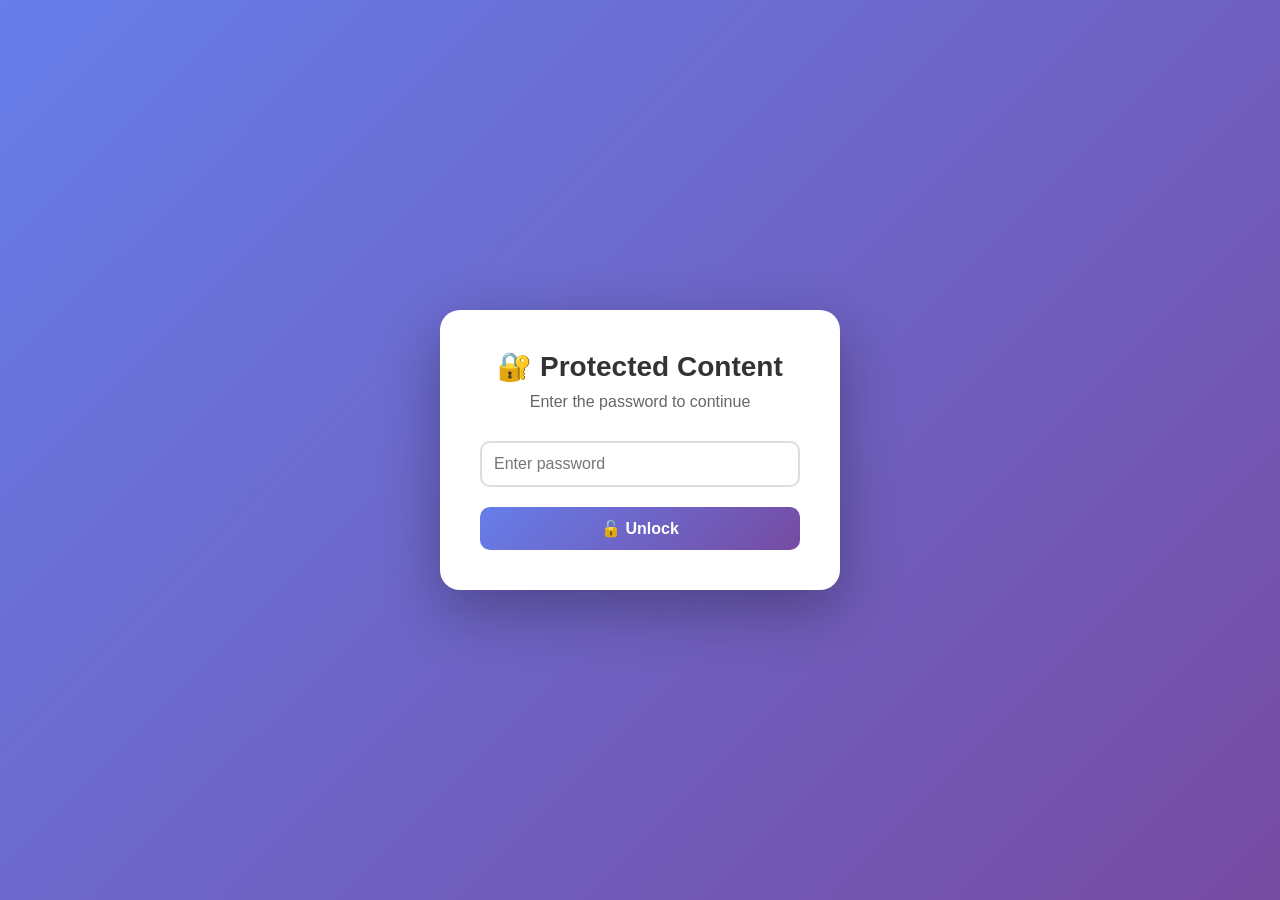
<file: index.html>
<!DOCTYPE html>
<html lang="en">
<head>
    <meta charset="UTF-8">
    <meta name="viewport" content="width=device-width, initial-scale=1.0">
    <title>Birthday Wishes - Welcome</title>
    <link rel="stylesheet" href="css/style.css">
    <style>
        .password-overlay {
            position: fixed;
            top: 0;
            left: 0;
            width: 100%;
            height: 100%;
            background: linear-gradient(135deg, #667eea 0%, #764ba2 100%);
            display: flex;
            justify-content: center;
            align-items: center;
            z-index: 9999;
            font-family: 'Arial', sans-serif;
        }

        .password-container {
            background: white;
            padding: 40px;
            border-radius: 20px;
            box-shadow: 0 20px 60px rgba(0, 0, 0, 0.3);
            text-align: center;
            max-width: 400px;
            width: 90%;
        }

        .password-container h1 {
            color: #333;
            margin-bottom: 10px;
            font-size: 28px;
        }

        .password-container p {
            color: #666;
            margin-bottom: 30px;
            font-size: 16px;
        }

        .password-input {
            width: 100%;
            padding: 12px;
            margin-bottom: 20px;
            border: 2px solid #ddd;
            border-radius: 10px;
            font-size: 16px;
            box-sizing: border-box;
            transition: border-color 0.3s;
        }

        .password-input:focus {
            outline: none;
            border-color: #667eea;
        }

        .password-btn {
            width: 100%;
            padding: 12px;
            background: linear-gradient(135deg, #667eea 0%, #764ba2 100%);
            color: white;
            border: none;
            border-radius: 10px;
            font-size: 16px;
            font-weight: bold;
            cursor: pointer;
            transition: transform 0.2s;
        }

        .password-btn:hover {
            transform: scale(1.05);
        }

        .password-btn:active {
            transform: scale(0.98);
        }

        .error-message {
            color: #e74c3c;
            margin-top: 10px;
            display: none;
            font-size: 14px;
        }

        .hidden-content {
            display: none;
        }
    </style>
</head>
<body class="page-1">
    <!-- Password Protection -->
    <div id="passwordOverlay" class="password-overlay">
        <div class="password-container">
            <h1>🔐 Protected Content</h1>
            <p>Enter the password to continue</p>
            <input 
                type="password" 
                id="passwordInput" 
                class="password-input" 
                placeholder="Enter password"
                onkeypress="if(event.key==='Enter') checkPassword()"
            >
            <button class="password-btn" onclick="checkPassword()">🔓 Unlock</button>
            <div class="error-message" id="errorMessage">❌ Incorrect password. Try again!</div>
        </div>
    </div>

    <!-- Main Website Content (Hidden Until Password Correct) -->
    <div id="mainContent" class="hidden-content">
        <!-- Animated Background Elements -->
        <div class="balloons-container">
            <div class="balloon balloon-1"></div>
            <div class="balloon balloon-2"></div>
            <div class="balloon balloon-3"></div>
            <div class="balloon balloon-4"></div>
            <div class="balloon balloon-5"></div>
        </div>

        <!-- Music Toggle Button -->
        <div class="music-toggle">
            <button id="musicBtn" class="music-btn" title="Toggle Music">
                <span class="music-icon">🔊</span>
            </button>
            <audio id="bgMusic" loop>
                <source src="assets/music/birthday-music.mp3" type="audio/mpeg">
                Your browser does not support the audio element.
            </audio>
        </div>

        <!-- Main Content -->
        <div class="container page-1-content">
            <h1 class="title">🎉 Happy Birthday! 🎉</h1>
            
            <!-- Countdown Timer -->
            <div class="countdown-container">
                <div class="countdown-label">Time Until Celebration:</div>
                <div class="countdown">
                    <div class="countdown-item">
                        <span id="days" class="countdown-value">00</span>
                        <span class="countdown-label-small">Days</span>
                    </div>
                    <span class="countdown-separator">:</span>
                    <div class="countdown-item">
                        <span id="hours" class="countdown-value">00</span>
                        <span class="countdown-label-small">Hours</span>
                    </div>
                    <span class="countdown-separator">:</span>
                    <div class="countdown-item">
                        <span id="minutes" class="countdown-value">00</span>
                        <span class="countdown-label-small">Minutes</span>
                    </div>
                    <span class="countdown-separator">:</span>
                    <div class="countdown-item">
                        <span id="seconds" class="countdown-value">00</span>
                        <span class="countdown-label-small">Seconds</span>
                    </div>
                </div>
            </div>

            <!-- Unlock Button -->
            <button id="unlockBtn" class="unlock-btn">
                <span class="lock-icon">🔒</span>
                Click to Unlock
            </button>

            <!-- Confetti Animation -->
            <div id="confetti-container" class="confetti-container"></div>
        </div>

        <!-- Navigation -->
        <div class="navigation" style="display: none;" id="navigation">
            <a href="memories.html" class="nav-btn">Next: Memory Lane →</a>
        </div>
    </div>

    <script>
        // Password Protection Script
        const correctPassword = "June9,2003";
        
        function checkPassword() {
            const inputPassword = document.getElementById('passwordInput').value;
            const errorMessage = document.getElementById('errorMessage');
            
            if (inputPassword === correctPassword) {
                // Correct password
                document.getElementById('passwordOverlay').style.display = 'none';
                document.getElementById('mainContent').classList.remove('hidden-content');
                errorMessage.style.display = 'none';
                document.getElementById('passwordInput').value = '';
                
                // Load the main script
                const script = document.createElement('script');
                script.src = 'js/script.js';
                document.body.appendChild(script);
            } else {
                // Incorrect password
                errorMessage.style.display = 'block';
                document.getElementById('passwordInput').value = '';
                document.getElementById('passwordInput').focus();
            }
        }
    </script>
</body>
</html>
</file>
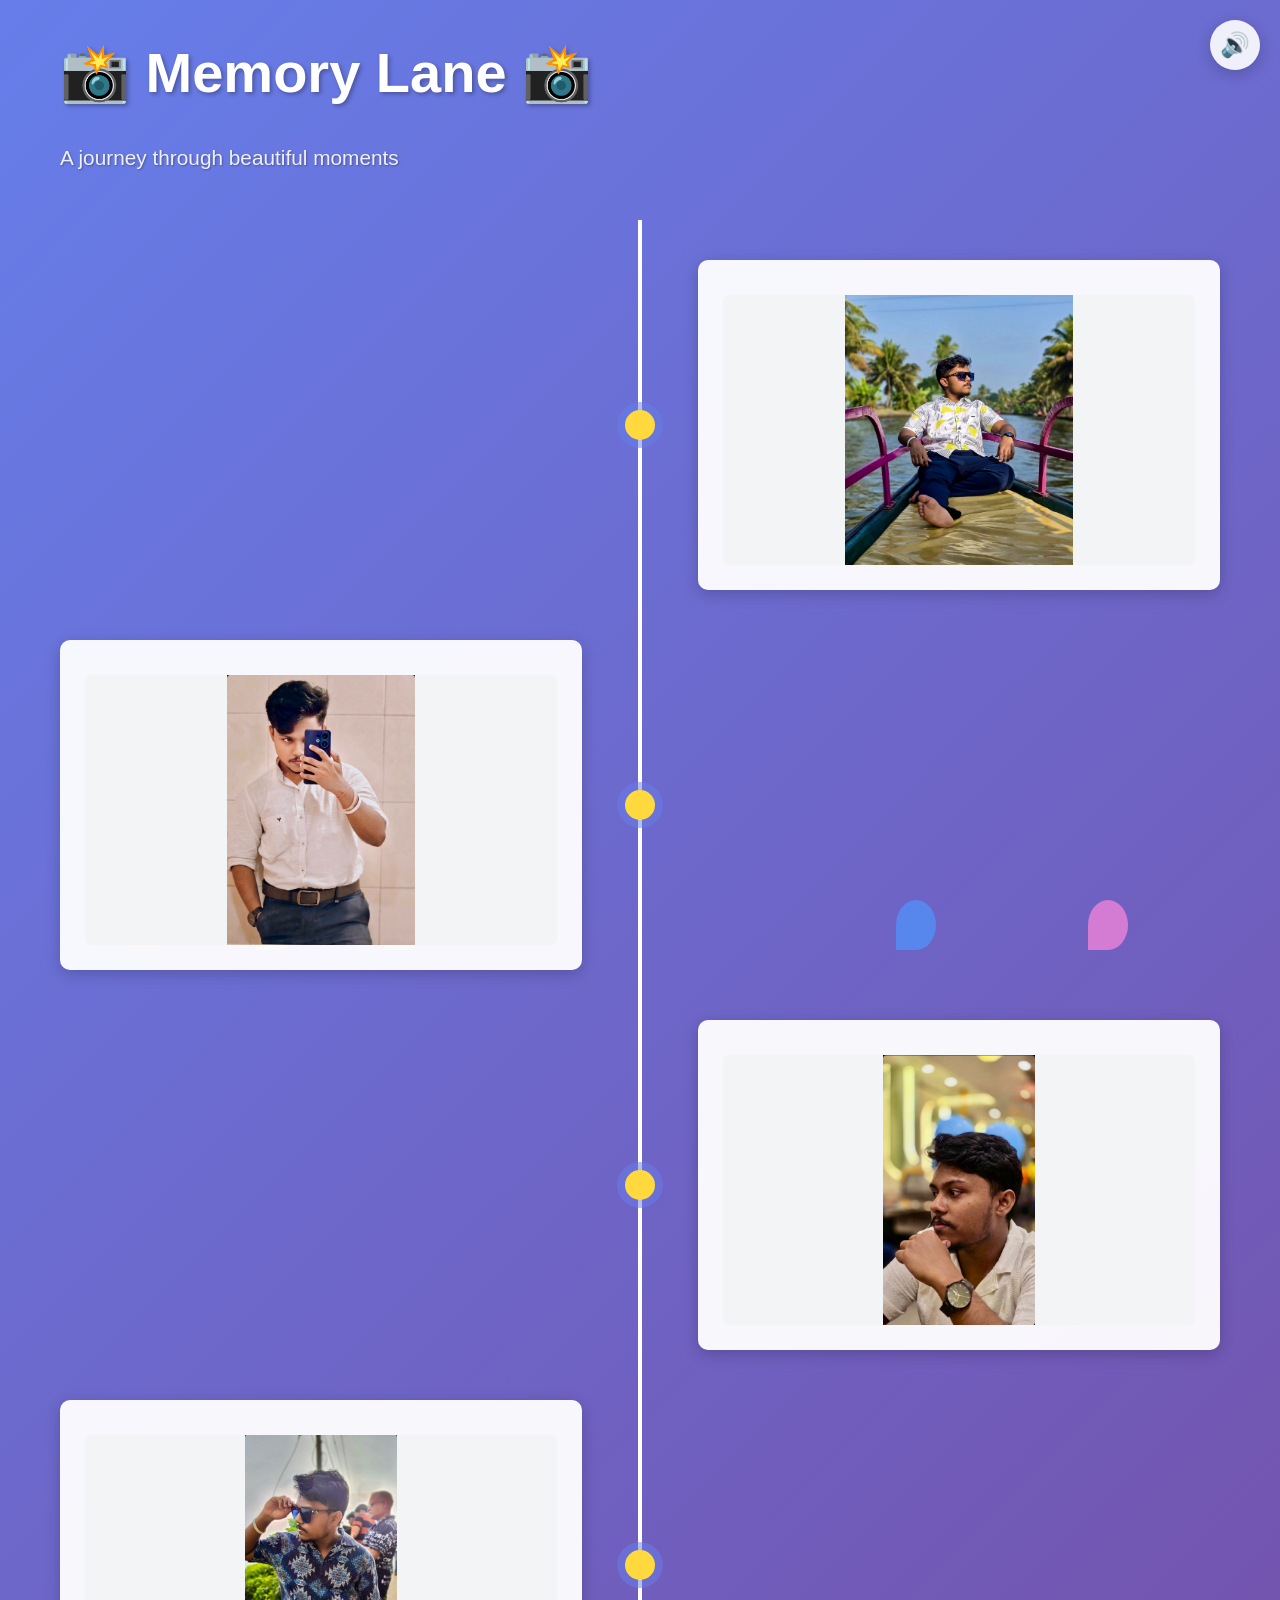
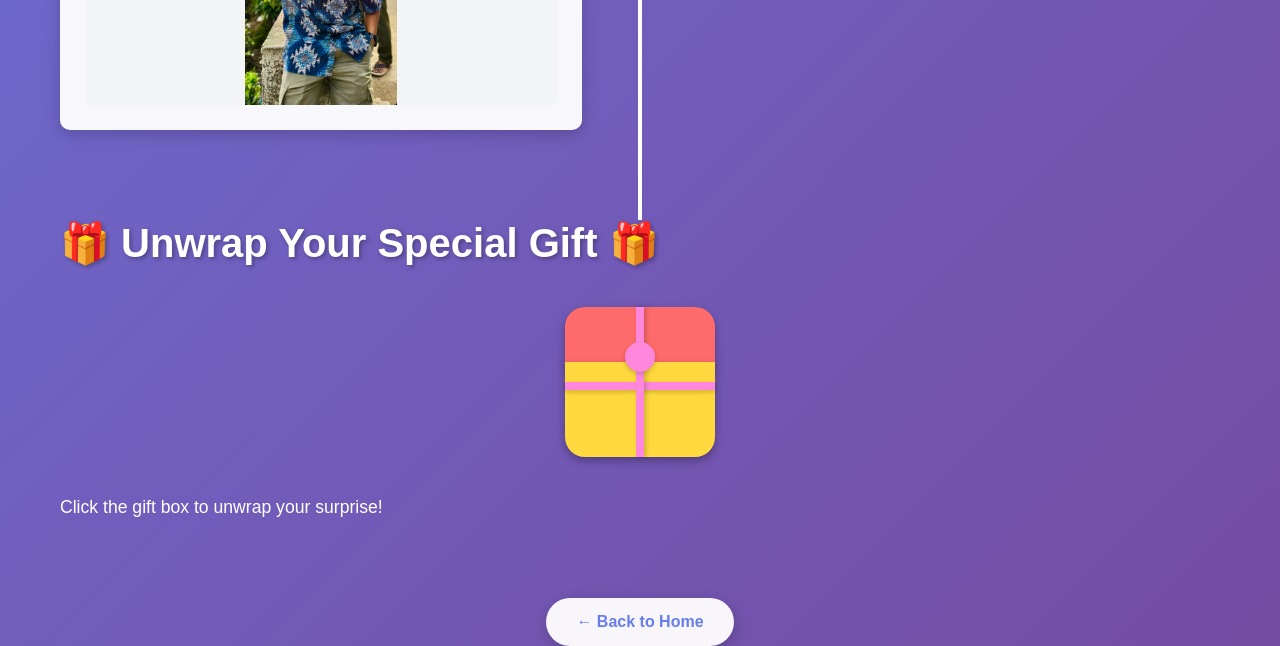
<file: memories.html>
<!DOCTYPE html>
<html lang="en">
<head>
    <meta charset="UTF-8">
    <meta name="viewport" content="width=device-width, initial-scale=1.0">
    <title>Birthday Wishes - Memory Lane</title>
    <link rel="stylesheet" href="css/style.css">
</head>
<body class="page-2">
    <!-- Animated Background Elements -->
    <div class="balloons-container">
        <div class="balloon balloon-1"></div>
        <div class="balloon balloon-2"></div>
        <div class="balloon balloon-3"></div>
        <div class="balloon balloon-4"></div>
        <div class="balloon balloon-5"></div>
    </div>

    <!-- Music Toggle Button -->
    <div class="music-toggle">
        <button id="musicBtn" class="music-btn" title="Toggle Music">
            <span class="music-icon">🔊</span>
        </button>
        <audio id="bgMusic" loop>
            <source src="assets/music/birthday-music.mp3" type="audio/mpeg">
            Your browser does not support the audio element.
        </audio>
    </div>

    <!-- Main Content -->
    <div class="container page-2-content">
        <h1 class="title">📸 Memory Lane 📸</h1>
        <p class="subtitle">A journey through beautiful moments</p>

        <!-- Timeline -->
        <div class="timeline">
            <div class="timeline-item">
                <div class="timeline-marker"></div>
                <div class="timeline-content">
                    <img src="photo1.jpg" alt="Memory 1" class="timeline-image">
                </div>
            </div>

            <div class="timeline-item">
                <div class="timeline-marker"></div>
                <div class="timeline-content">
                    <img src="photo2.jpg" alt="Memory 2" class="timeline-image">
                </div>
            </div>

            <div class="timeline-item">
                <div class="timeline-marker"></div>
                <div class="timeline-content">
                    <img src="photo3.jpg" alt="Memory 3" class="timeline-image">
                </div>
            </div>

            <div class="timeline-item">
                <div class="timeline-marker"></div>
                <div class="timeline-content">
                    <img src="photo4.jpg" alt="Memory 4" class="timeline-image">
                </div>
            </div>
        </div>

        <!-- Gift Box Section -->
        <div class="gift-section">
            <h2>🎁 Unwrap Your Special Gift 🎁</h2>
            <div class="gift-box-container">
                <div id="giftBox" class="gift-box">
                    <div class="gift-box-top"></div>
                    <div class="gift-box-bottom"></div>
                    <div class="gift-ribbon gift-ribbon-h"></div>
                    <div class="gift-ribbon gift-ribbon-v"></div>
                    <div class="gift-bow"></div>
                </div>
            </div>
            <p class="gift-instruction">Click the gift box to unwrap your surprise!</p>
        </div>

        <!-- Gift Message Modal -->
        <div id="giftModal" class="gift-modal" style="display: none;">
            <div class="gift-modal-content">
                <button class="close-modal" id="closeModal">&times;</button>
                <h2>✨ Your Special Message ✨</h2>
                <div id="giftMessage" class="gift-message">
                    <!-- Message will be displayed here -->
                </div>
                <button class="nav-btn" onclick="window.location.href='wishes.html'">
                    Next: Birthday Wishes →
                </button>
            </div>
        </div>

        <!-- Confetti Animation -->
        <div id="confetti-container" class="confetti-container"></div>
    </div>

    <!-- Navigation -->
    <div class="navigation">
        <a href="index.html" class="nav-btn">← Back to Home</a>
    </div>

    <script src="js/script.js"></script>
</body>
</html>
</file>
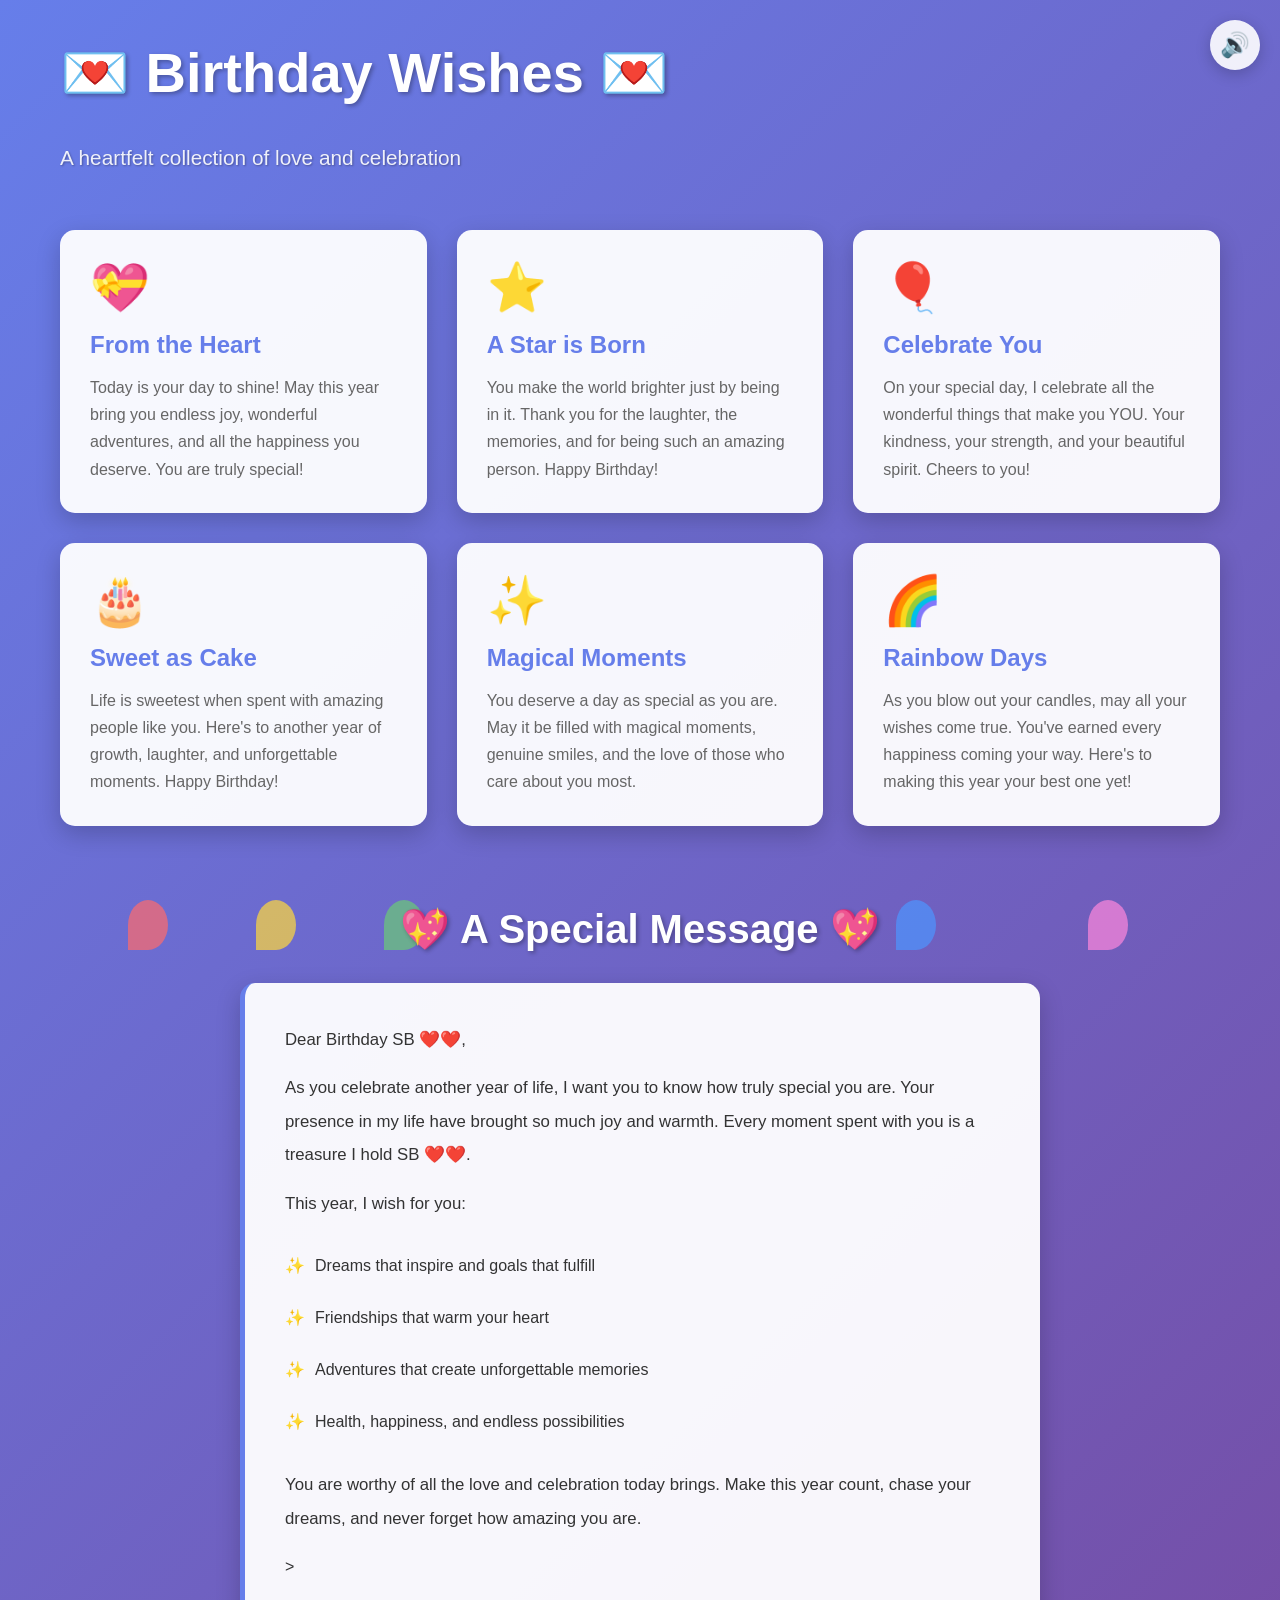
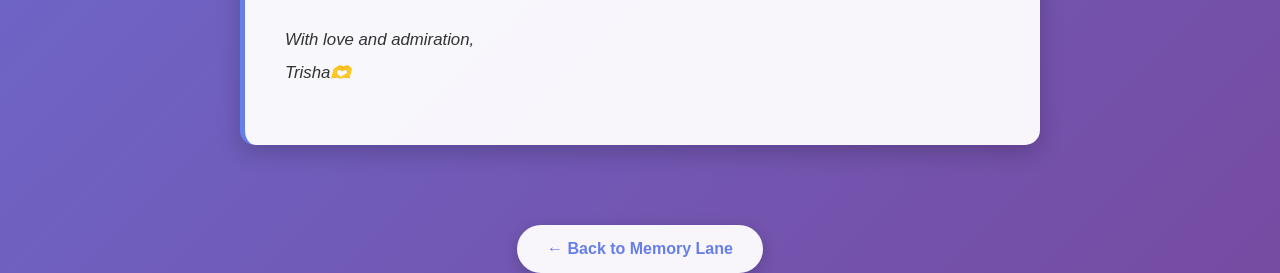
<file: wishes.html>
<!DOCTYPE html>
<html lang="en">
<head>
    <meta charset="UTF-8">
    <meta name="viewport" content="width=device-width, initial-scale=1.0">
    <title>Birthday Wishes</title>
    <link rel="stylesheet" href="css/style.css">
</head>
<body class="page-3">
    <!-- Animated Background Elements -->
    <div class="balloons-container">
        <div class="balloon balloon-1"></div>
        <div class="balloon balloon-2"></div>
        <div class="balloon balloon-3"></div>
        <div class="balloon balloon-4"></div>
        <div class="balloon balloon-5"></div>
    </div>

    <!-- Music Toggle Button -->
    <div class="music-toggle">
        <button id="musicBtn" class="music-btn" title="Toggle Music">
            <span class="music-icon">🔊</span>
        </button>
        <audio id="bgMusic" loop>
            <source src="assets/music/birthday-music.mp3" type="audio/mpeg">
            Your browser does not support the audio element.
        </audio>
    </div>

    <!-- Main Content -->
    <div class="container page-3-content">
        <h1 class="title">💌 Birthday Wishes 💌</h1>
        <p class="subtitle">A heartfelt collection of love and celebration</p>

        <!-- Wishes Grid -->
        <div class="wishes-grid">
            <div class="wish-card">
                <div class="wish-header">💝</div>
                <h3>From the Heart</h3>
                <p>Today is your day to shine! May this year bring you endless joy, wonderful adventures, and all the happiness you deserve. You are truly special!</p>
            </div>

            <div class="wish-card">
                <div class="wish-header">⭐</div>
                <h3>A Star is Born</h3>
                <p>You make the world brighter just by being in it. Thank you for the laughter, the memories, and for being such an amazing person. Happy Birthday!</p>
            </div>

            <div class="wish-card">
                <div class="wish-header">🎈</div>
                <h3>Celebrate You</h3>
                <p>On your special day, I celebrate all the wonderful things that make you YOU. Your kindness, your strength, and your beautiful spirit. Cheers to you!</p>
            </div>

            <div class="wish-card">
                <div class="wish-header">🎂</div>
                <h3>Sweet as Cake</h3>
                <p>Life is sweetest when spent with amazing people like you. Here's to another year of growth, laughter, and unforgettable moments. Happy Birthday!</p>
            </div>

            <div class="wish-card">
                <div class="wish-header">✨</div>
                <h3>Magical Moments</h3>
                <p>You deserve a day as special as you are. May it be filled with magical moments, genuine smiles, and the love of those who care about you most.</p>
            </div>

            <div class="wish-card">
                <div class="wish-header">🌈</div>
                <h3>Rainbow Days</h3>
                <p>As you blow out your candles, may all your wishes come true. You've earned every happiness coming your way. Here's to making this year your best one yet!</p>
            </div>
        </div>

        <!-- Heartfelt Letter Section -->
        <div class="letter-section">
            <h2>💖 A Special Message 💖</h2>
            <div class="letter-box">
                <p>Dear Birthday SB ❤️❤️,</p>
                <p>As you celebrate another year of life, I want you to know how truly special you are. Your presence in my life have brought so much joy and warmth. Every moment spent with you is a treasure I hold SB ❤️❤️.</p>
                <p>This year, I wish for you:</p>
                <ul>
                    <li>Dreams that inspire and goals that fulfill</li>
                    <li>Friendships that warm your heart</li>
                    <li>Adventures that create unforgettable memories</li>
                    <li>Health, happiness, and endless possibilities</li>
                </ul>
                <p>You are worthy of all the love and celebration today brings. Make this year count, chase your dreams, and never forget how amazing you are.</p>
               ><p class="letter-signature">With love and admiration,<br> Trisha🫶 </p> 
            </div>
        </div>

        <!-- Confetti Animation -->
        <div id="confetti-container" class="confetti-container"></div>
    </div>

    <!-- Navigation -->
    <div class="navigation">
        <a href="memories.html" class="nav-btn">← Back to Memory Lane</a>
    </div>

    <script src="js/script.js"></script>
</body>
</html>
</file>
<file: css/style.css>
/* ==================== GENERAL STYLES ==================== */
* {
    margin: 0;
    padding: 0;
    box-sizing: border-box;
}

body {
    font-family: 'Arial', sans-serif;
    background: linear-gradient(135deg, #667eea 0%, #764ba2 100%);
    min-height: 100vh;
    overflow-x: hidden;
    color: #333;
}

.container {
    max-width: 1200px;
    margin: 0 auto;
    padding: 40px 20px;
    position: relative;
    z-index: 1;
}

/* ==================== BALLOONS ANIMATION ==================== */
.balloons-container {
    position: fixed;
    top: 0;
    left: 0;
    width: 100%;
    height: 100%;
    pointer-events: none;
    z-index: 0;
}

.balloon {
    position: absolute;
    width: 40px;
    height: 50px;
    border-radius: 50% 50% 50% 0;
    animation: float 8s infinite ease-in;
    opacity: 0.7;
}

.balloon-1 {
    background: #FF6B6B;
    left: 10%;
    bottom: -50px;
    animation-delay: 0s;
}

.balloon-2 {
    background: #FFD93D;
    left: 20%;
    bottom: -50px;
    animation-delay: 1s;
}

.balloon-3 {
    background: #6BCB77;
    left: 30%;
    bottom: -50px;
    animation-delay: 2s;
}

.balloon-4 {
    background: #4D96FF;
    left: 70%;
    bottom: -50px;
    animation-delay: 1.5s;
}

.balloon-5 {
    background: #FF88DC;
    left: 85%;
    bottom: -50px;
    animation-delay: 2.5s;
}

@keyframes float {
    0% {
        transform: translateY(0) rotate(0deg);
    }
    50% {
        transform: translateY(-50vh) rotate(10deg);
    }
    100% {
        transform: translateY(-100vh) rotate(-10deg);
    }
}

/* ==================== MUSIC TOGGLE ==================== */
.music-toggle {
    position: fixed;
    top: 20px;
    right: 20px;
    z-index: 100;
}

.music-btn {
    background: rgba(255, 255, 255, 0.9);
    border: none;
    width: 50px;
    height: 50px;
    border-radius: 50%;
    font-size: 24px;
    cursor: pointer;
    box-shadow: 0 4px 15px rgba(0, 0, 0, 0.2);
    transition: all 0.3s ease;
}

.music-btn:hover {
    transform: scale(1.1);
    box-shadow: 0 6px 20px rgba(0, 0, 0, 0.3);
}

.music-btn.playing {
    background: #667eea;
    color: white;
}

/* ==================== PAGE 1: LANDING PAGE ==================== */
.page-1-content {
    text-align: center;
    display: flex;
    flex-direction: column;
    align-items: center;
    justify-content: center;
    min-height: 100vh;
}

.title {
    font-size: 3.5rem;
    color: white;
    margin-bottom: 40px;
    text-shadow: 2px 2px 4px rgba(0, 0, 0, 0.3);
    animation: bounce 2s infinite;
}

@keyframes bounce {
    0%, 100% {
        transform: translateY(0);
    }
    50% {
        transform: translateY(-20px);
    }
}

/* Countdown Timer */
.countdown-container {
    margin-bottom: 60px;
}

.countdown-label {
    font-size: 1.2rem;
    color: white;
    margin-bottom: 20px;
    font-weight: bold;
}

.countdown {
    display: flex;
    justify-content: center;
    align-items: center;
    gap: 10px;
    flex-wrap: wrap;
}

.countdown-item {
    display: flex;
    flex-direction: column;
    align-items: center;
    background: rgba(255, 255, 255, 0.9);
    padding: 20px;
    border-radius: 10px;
    box-shadow: 0 4px 15px rgba(0, 0, 0, 0.2);
    min-width: 70px;
}

.countdown-value {
    font-size: 2.5rem;
    font-weight: bold;
    color: #667eea;
}

.countdown-label-small {
    font-size: 0.9rem;
    color: #666;
    margin-top: 5px;
}

.countdown-separator {
    color: white;
    font-size: 1.5rem;
    font-weight: bold;
}

/* Unlock Button */
.unlock-btn {
    background: linear-gradient(135deg, #FF6B6B, #FFD93D);
    border: none;
    color: white;
    padding: 20px 50px;
    font-size: 1.3rem;
    border-radius: 50px;
    cursor: pointer;
    box-shadow: 0 8px 25px rgba(0, 0, 0, 0.3);
    transition: all 0.3s ease;
    font-weight: bold;
}

.unlock-btn:hover {
    transform: translateY(-5px);
    box-shadow: 0 12px 35px rgba(0, 0, 0, 0.4);
}

.unlock-btn:active {
    transform: translateY(-2px);
}

.lock-icon {
    margin-right: 10px;
}

/* Confetti */
.confetti-container {
    position: fixed;
    top: 0;
    left: 0;
    width: 100%;
    height: 100%;
    pointer-events: none;
    z-index: 50;
}

.confetti {
    position: absolute;
    width: 10px;
    height: 10px;
    background: #FF6B6B;
    animation: confetti-fall 3s ease-out forwards;
}

@keyframes confetti-fall {
    0% {
        opacity: 1;
        transform: translateY(0) rotate(0deg);
    }
    100% {
        opacity: 0;
        transform: translateY(100vh) rotate(720deg);
    }
}

/* Navigation */
.navigation {
    text-align: center;
    margin-top: 40px;
}

.nav-btn {
    display: inline-block;
    background: rgba(255, 255, 255, 0.95);
    color: #667eea;
    padding: 15px 30px;
    border-radius: 50px;
    text-decoration: none;
    font-weight: bold;
    transition: all 0.3s ease;
    box-shadow: 0 4px 15px rgba(0, 0, 0, 0.2);
    border: none;
    cursor: pointer;
    font-size: 1rem;
}

.nav-btn:hover {
    transform: translateY(-3px);
    box-shadow: 0 6px 20px rgba(0, 0, 0, 0.3);
    background: white;
}

/* ==================== PAGE 2: MEMORY LANE ==================== */
.page-2-content {
    color: white;
}

.subtitle {
    font-size: 1.3rem;
    color: rgba(255, 255, 255, 0.9);
    margin-bottom: 50px;
    text-shadow: 1px 1px 2px rgba(0, 0, 0, 0.3);
}

/* Timeline */
.timeline {
    position: relative;
    padding: 40px 0;
}

.timeline::before {
    content: '';
    position: absolute;
    left: 50%;
    transform: translateX(-50%);
    width: 4px;
    height: 100%;
    background: white;
    top: 0;
}

.timeline-item {
    margin-bottom: 50px;
    position: relative;
    display: flex;
    align-items: center;
}

.timeline-item:nth-child(odd) {
    flex-direction: row-reverse;
}

.timeline-marker {
    position: absolute;
    left: 50%;
    transform: translateX(-50%);
    width: 30px;
    height: 30px;
    background: #FFD93D;
    border-radius: 50%;
    z-index: 10;
    box-shadow: 0 0 0 8px rgba(102, 126, 234, 0.5);
}

.timeline-content {
    width: 45%;
    background: rgba(255, 255, 255, 0.95);
    padding: 25px;
    border-radius: 10px;
    color: #333;
    box-shadow: 0 4px 15px rgba(0, 0, 0, 0.2);
}

.timeline-content h3 {
    color: #667eea;
    margin-bottom: 10px;
}

.timeline-content p {
    margin-bottom: 15px;
    color: #666;
}

/* Perfect Compact Rectangular Box - 100% Full Visibility */
.timeline-image {
    width: 100%;
    max-width: 480px;         /* Keeps the picture container compact and small */
    height: 270px;            /* Decreased height to make the box smaller on screen */
    object-fit: contain;      /* Unrolls the picture completely so the person is fully visible */
    background-color: #f3f4f6;/* Adds a clean, light framing backdrop for any padding spaces */
    border-radius: 6px;       /* Sleek curved edges */
    display: block;
    margin: 10px auto 0 auto; /* Centers the smaller box beautifully inside the card */
}
.gift-section h2 {
    font-size: 2.5rem;
    margin-bottom: 40px;
    text-shadow: 2px 2px 4px rgba(0, 0, 0, 0.3);
}

.gift-box-container {
    display: flex;
    justify-content: center;
    margin: 40px 0;
}

.gift-box {
    position: relative;
    width: 150px;
    height: 150px;
    cursor: pointer;
    transition: transform 0.3s ease;
}

.gift-box:hover {
    transform: scale(1.1);
}

.gift-box.opened {
    animation: open-gift 0.8s ease-out;
}

.gift-box-top {
    position: absolute;
    width: 100%;
    height: 60px;
    background: #FF6B6B;
    border-radius: 20px 20px 0 0;
    box-shadow: 0 4px 10px rgba(0, 0, 0, 0.3);
}

.gift-box-bottom {
    position: absolute;
    top: 55px;
    width: 100%;
    height: 95px;
    background: #FFD93D;
    border-radius: 0 0 20px 20px;
    box-shadow: 0 4px 10px rgba(0, 0, 0, 0.3);
}

.gift-ribbon-h {
    position: absolute;
    width: 100%;
    height: 8px;
    background: #FF88DC;
    top: 50%;
    left: 0;
    box-shadow: 0 2px 5px rgba(0, 0, 0, 0.2);
}

.gift-ribbon-v {
    position: absolute;
    width: 8px;
    height: 100%;
    background: #FF88DC;
    left: 50%;
    top: 0;
    transform: translateX(-50%);
    box-shadow: 2px 0 5px rgba(0, 0, 0, 0.2);
}

.gift-bow {
    position: absolute;
    width: 30px;
    height: 30px;
    background: #FF88DC;
    top: 35px;
    left: 50%;
    transform: translateX(-50%);
    border-radius: 50%;
    box-shadow: 0 2px 5px rgba(0, 0, 0, 0.2);
}

@keyframes open-gift {
    0% {
        transform: rotateX(0) rotateY(0);
    }
    50% {
        transform: rotateX(-20deg) rotateY(10deg);
    }
    100% {
        transform: rotateX(-45deg) rotateY(0);
        opacity: 0.8;
    }
}

.gift-instruction {
    font-size: 1.1rem;
    margin-top: 20px;
    animation: pulse 2s infinite;
}

@keyframes pulse {
    0%, 100% {
        opacity: 1;
    }
    50% {
        opacity: 0.6;
    }
}

/* Gift Modal */
.gift-modal {
    position: fixed;
    top: 0;
    left: 0;
    width: 100%;
    height: 100%;
    background: rgba(0, 0, 0, 0.7);
    display: flex;
    justify-content: center;
    align-items: center;
    z-index: 200;
    animation: fadeIn 0.3s ease;
}

@keyframes fadeIn {
    from {
        opacity: 0;
    }
    to {
        opacity: 1;
    }
}

.gift-modal-content {
    background: white;
    padding: 40px;
    border-radius: 20px;
    max-width: 600px;
    width: 90%;
    box-shadow: 0 10px 40px rgba(0, 0, 0, 0.3);
    position: relative;
    animation: slideUp 0.5s ease;
}

@keyframes slideUp {
    from {
        transform: translateY(50px);
        opacity: 0;
    }
    to {
        transform: translateY(0);
        opacity: 1;
    }
}

.close-modal {
    position: absolute;
    top: 15px;
    right: 15px;
    background: none;
    border: none;
    font-size: 2rem;
    cursor: pointer;
    color: #999;
}

.close-modal:hover {
    color: #333;
}

.gift-modal-content h2 {
    color: #667eea;
    margin-bottom: 20px;
    text-align: center;
}

.gift-message {
    font-size: 1.1rem;
    line-height: 1.8;
    color: #333;
    margin-bottom: 30px;
    text-align: center;
}

/* ==================== PAGE 3: WISHES ==================== */
.page-3-content {
    color: white;
}

/* Wishes Grid */
.wishes-grid {
    display: grid;
    grid-template-columns: repeat(auto-fit, minmax(300px, 1fr));
    gap: 30px;
    margin: 60px 0;
}

.wish-card {
    background: rgba(255, 255, 255, 0.95);
    padding: 30px;
    border-radius: 15px;
    box-shadow: 0 8px 25px rgba(0, 0, 0, 0.2);
    transition: all 0.3s ease;
    color: #333;
}

.wish-card:hover {
    transform: translateY(-10px);
    box-shadow: 0 12px 35px rgba(0, 0, 0, 0.3);
}

.wish-header {
    font-size: 3rem;
    margin-bottom: 15px;
}

.wish-card h3 {
    color: #667eea;
    margin-bottom: 15px;
    font-size: 1.5rem;
}

.wish-card p {
    line-height: 1.7;
    color: #666;
}

/* Letter Section */
.letter-section {
    margin-top: 80px;
    text-align: center;
}

.letter-section h2 {
    font-size: 2.5rem;
    margin-bottom: 30px;
    text-shadow: 2px 2px 4px rgba(0, 0, 0, 0.3);
}

.letter-box {
    background: rgba(255, 255, 255, 0.95);
    padding: 40px;
    border-radius: 15px;
    box-shadow: 0 8px 25px rgba(0, 0, 0, 0.2);
    color: #333;
    max-width: 800px;
    margin: 0 auto;
    text-align: left;
    line-height: 2;
    border-left: 5px solid #667eea;
}

.letter-box p {
    margin-bottom: 15px;
    font-size: 1.05rem;
}

.letter-box ul {
    list-style: none;
    margin: 20px 0 20px 0;
    padding: 0;
}

.letter-box li {
    padding: 10px 0;
    padding-left: 30px;
    position: relative;
}

.letter-box li::before {
    content: '✨';
    position: absolute;
    left: 0;
}

.letter-signature {
    margin-top: 40px;
    font-style: italic;
    font-size: 1.1rem;
}

/* ==================== RESPONSIVE DESIGN ==================== */
@media (max-width: 1024px) {
    .container {
        padding: 30px 15px;
    }

    .title {
        font-size: 2.5rem;
    }

    .timeline::before {
        left: 30px;
    }

    .timeline-item {
        flex-direction: column !important;
    }

    .timeline-content {
        width: 100%;
        margin-top: 40px;
    }

    .timeline-marker {
        left: 30px;
        top: -15px;
    }
}

@media (max-width: 768px) {
    body {
        font-size: 14px;
    }

    .title {
        font-size: 2rem;
        margin-bottom: 30px;
    }

    .subtitle {
        font-size: 1rem;
    }

    .countdown {
        gap: 5px;
    }

    .countdown-item {
        padding: 15px;
        min-width: 60px;
    }

    .countdown-value {
        font-size: 1.8rem;
    }

    .countdown-separator {
        font-size: 1rem;
    }

    .unlock-btn {
        padding: 15px 30px;
        font-size: 1rem;
    }

    .wishes-grid {
        grid-template-columns: 1fr;
        gap: 20px;
    }

    .letter-box {
        padding: 25px;
    }

    .music-btn {
        width: 45px;
        height: 45px;
        font-size: 20px;
    }
}

@media (max-width: 480px) {
    .container {
        padding: 20px 10px;
    }

    .title {
        font-size: 1.5rem;
        margin-bottom: 20px;
    }

    .countdown-container {
        margin-bottom: 40px;
    }

    .countdown {
        flex-direction: row;
        gap: 3px;
    }

    .countdown-item {
        padding: 10px;
        min-width: 50px;
    }

    .countdown-value {
        font-size: 1.3rem;
    }

    .countdown-label-small {
        font-size: 0.7rem;
    }

    .countdown-separator {
        font-size: 0.8rem;
    }

    .unlock-btn {
        padding: 12px 25px;
        font-size: 0.9rem;
    }

    .nav-btn {
        padding: 12px 20px;
        font-size: 0.9rem;
    }

    .gift-modal-content {
        padding: 25px;
    }

    .letter-box {
        padding: 15px;
        line-height: 1.6;
    }

    .music-btn {
        width: 40px;
        height: 40px;
        font-size: 18px;
        top: 10px;
        right: 10px;
    }
}
</file>
